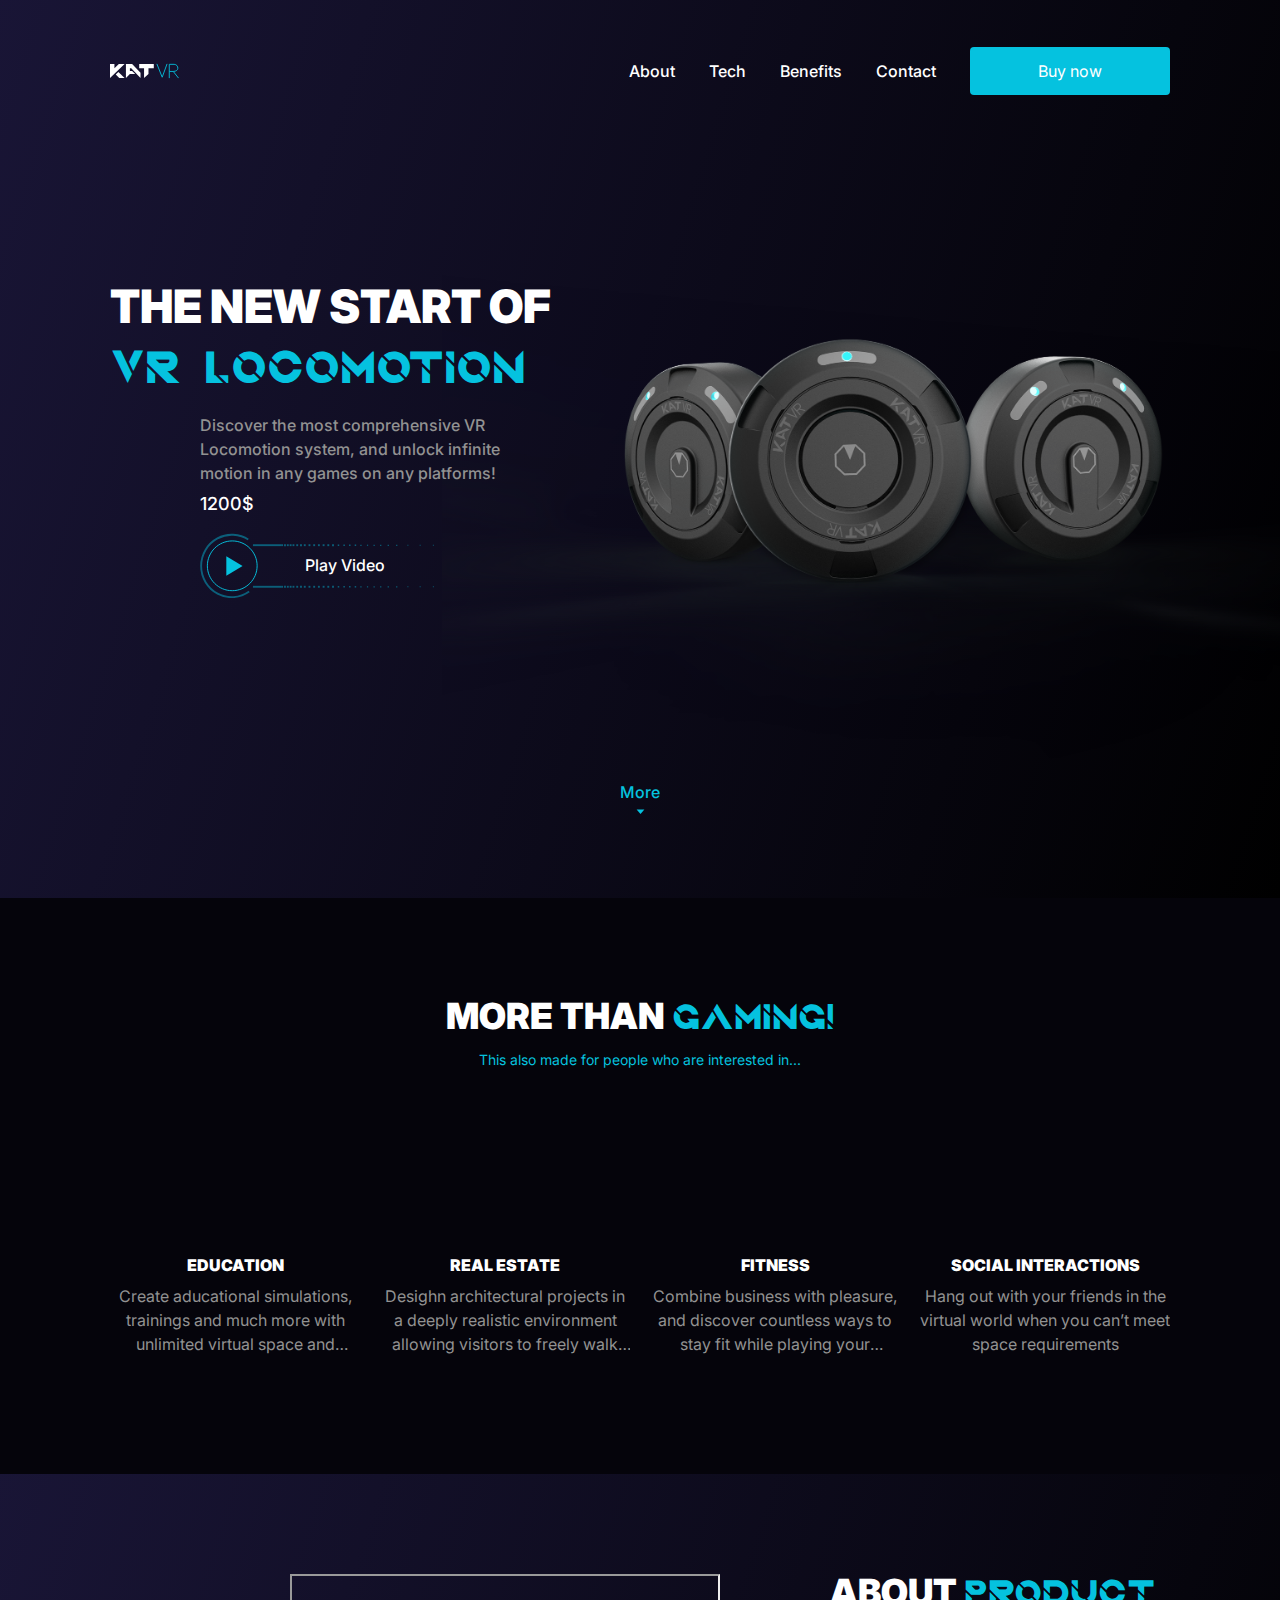
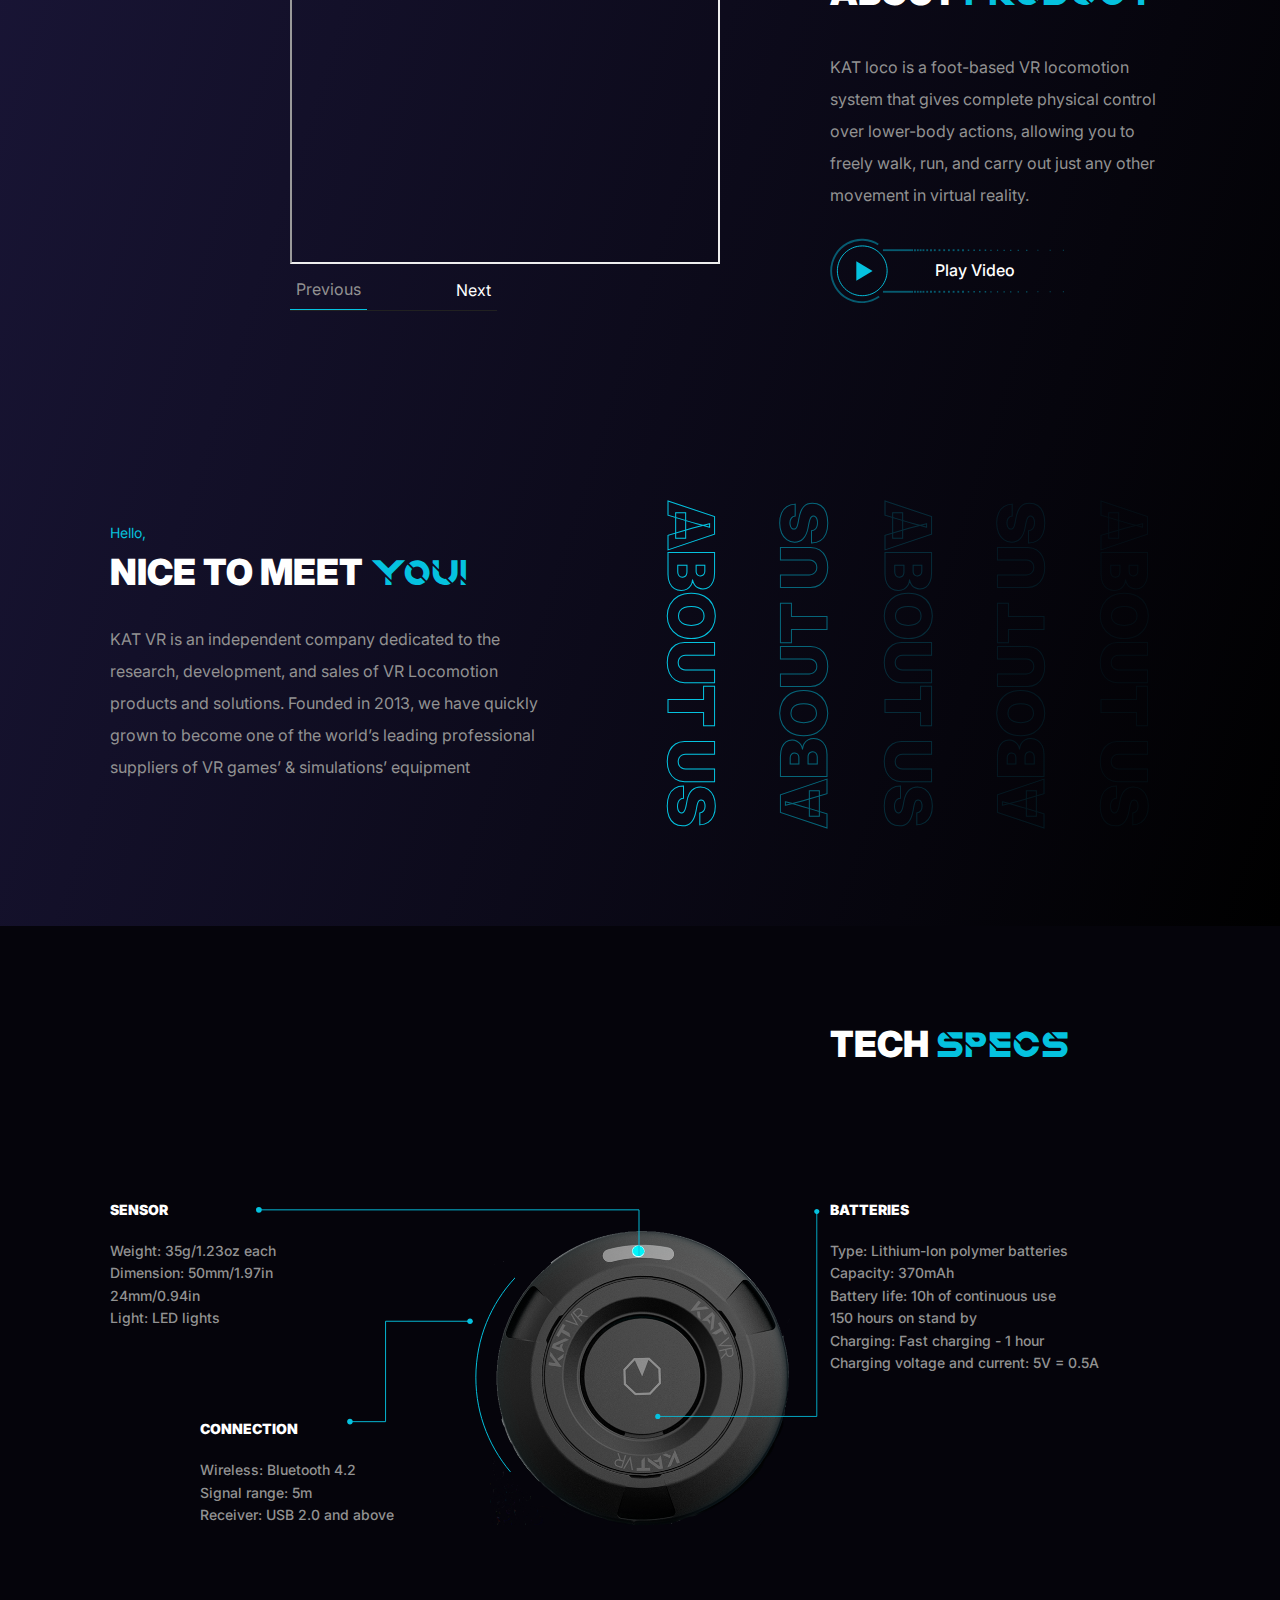
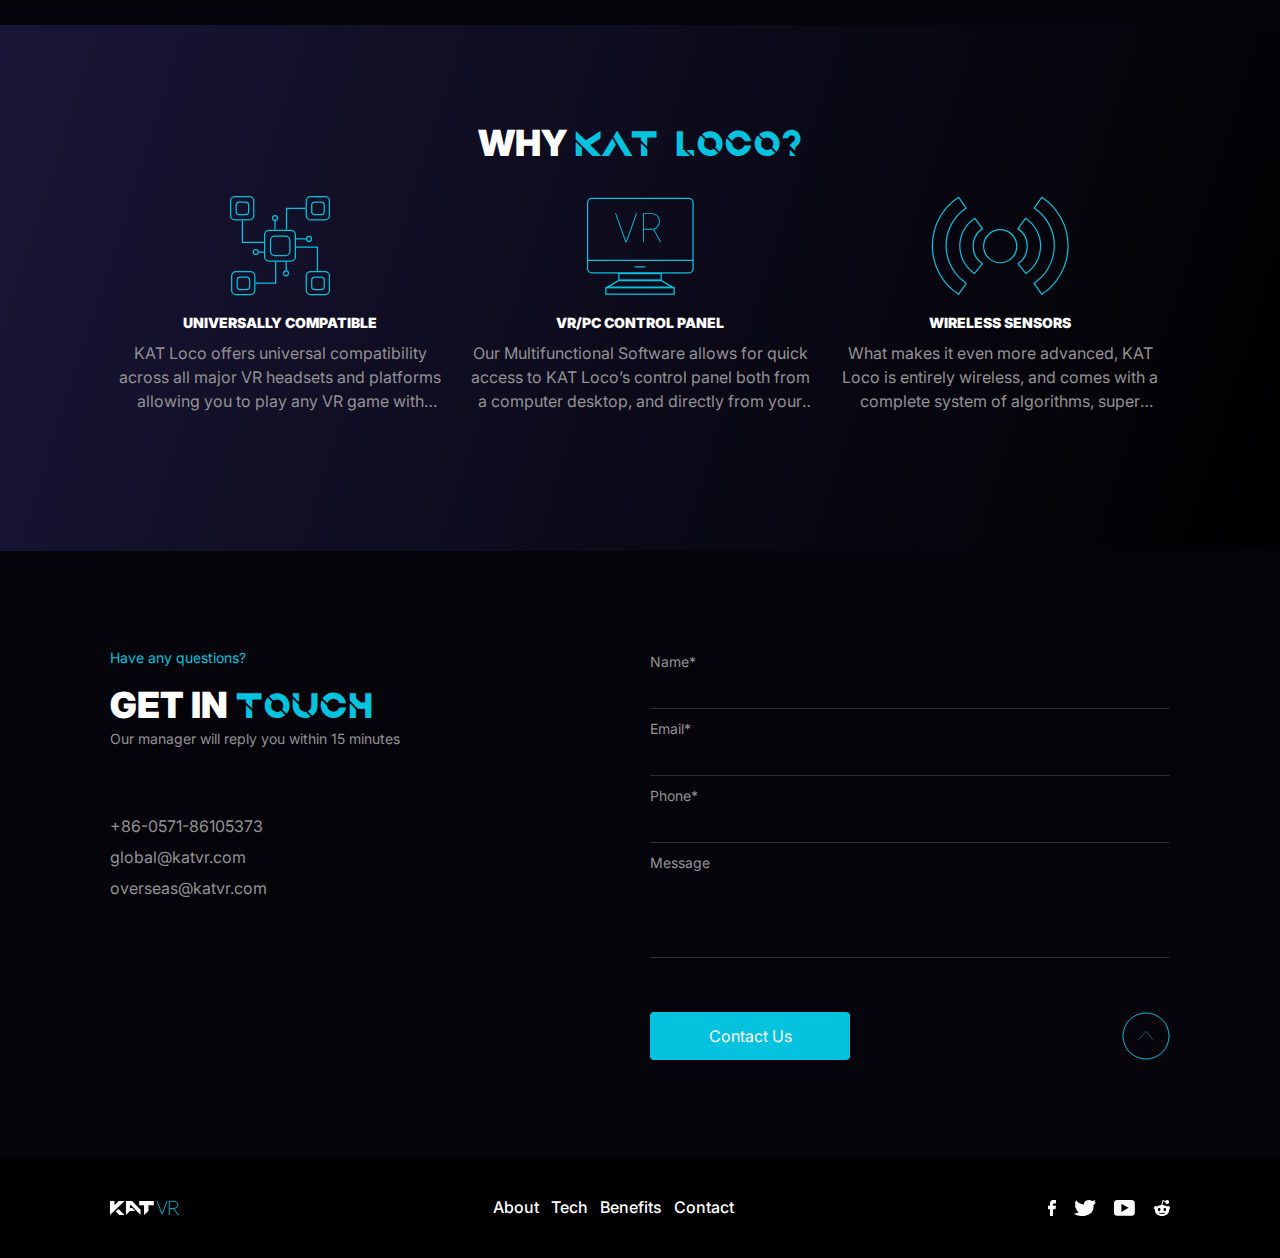
<file: index.html>
<!DOCTYPE html><html lang="en"><head><meta charset="UTF-8"><meta name="viewport" content="width=device-width, initial-scale=1.0"><title>KatVR</title><link rel="shortcut icon" href="favicon.3a184c7c.png" type="image/x-icon"><link rel="stylesheet" href="main.035153ff.css"><link rel="preconnect" href="https://fonts.googleapis.com"><link rel="preconnect" href="https://fonts.gstatic.com"><link href="https://fonts.googleapis.com/css2?family=Inter:wght@400;500;900&display=swap" rel="stylesheet"><script src="main.f044f0b9.js" defer></script></head><body class="page"> <header class="page__header page--gradient" id="header"> <div class="container header__container"> <div class="header"> <div class="header__top-menu"> <div class="header__top-left"> <a href="#" class="logo"> <img src="logo.41d137af.svg" alt="KatVR" class="logo__image"> </a> </div> <nav class="nav header__nav"> <ul class="nav__list"> <li class="nav__item"> <a href="#about" class="nav__link"> About </a> </li> <li class="nav__item"> <a href="#tech" class="nav__link"> Tech </a> </li> <li class="nav__item"> <a href="#benefits" class="nav__link"> Benefits </a> </li> <li class="nav__item"> <a href="#contact-us" class="nav__link"> Contact </a> </li> <li class="nav__item"> <button class="button"> Buy now </button> </li> </ul> </nav> <a href="#menu" class="header__menu icon icon--menu"></a> </div> <img class="header__img-mobile" src="product-mobile.d113b775.png" alt="Product KatVR"> <div class="header__info"> <h1 class="header__title"> The new start of <br> <span class="header__title-quantum"> VR locomotion </span> </h1> <div class="grid grid--tablet"> <div class="grid__item grid__item--t-1-3 grid__item--n-2-5 grid__item--d-2-6"> <artile class="header__paragraph"> Discover the most comprehensive VR Locomotion system, and unlock infinite motion in any games on any platforms! </artile> <article class="header__price"> 1200$ </article> <button class="button__video">Play Video</button> </div> </div> </div> <div class="header__bottom"> <a href="#more" class="header__more"> More </a> </div> </div> </div> </header> <nav class="page__menu menu" id="menu"> <div class="menu__content"> <div class="container"> <div class="menu__top"> <a href="#" class="icon icon--cross"></a> </div> </div> <ul class="menu__list"> <li class="menu__item"> <a href="#about" class="menu__link"> About </a> </li> <li class="menu__item"> <a href="#tech" class="menu__link"> Tech </a> </li> <li class="menu__item"> <a href="#benefits" class="menu__link"> Benefits </a> </li> <li class="menu__item"> <a href="#contact-us" class="menu__link"> Contact </a> </li> </ul> </div> </nav> <main> <section class="page__section page--dark" id="more"> <div class="container"> <div class="more"> <div class="more__title"> MORE THAN <span class="more__title-quantum"> GAMING! </span> </div> <div class="more__subtitle"> This also made for people who are interested in... </div> <div class="grid grid--tablet"> <div class="more__item grid__item--t-1-3 grid__item--n-1-3 grid__item--d-1-4"> <div class="more__article"> <div class="img img--edu more__img"></div> <div class="more__article-title"> Education </div> <article class="more__content"> Create aducational simulations, trainings and much more with unlimited virtual space and minimum physical space </article> </div> </div> <div class="more__item grid__item--t-4-6 grid__item--n-4-6 grid__item--d-5-8"> <div class="more__article"> <div class="img img--est more__img"></div> <div class="more__article-title"> Real estate </div> <article class="more__content"> Desighn architectural projects in a deeply realistic environment allowing visitors to freely walk around, and feel their vibe </article> </div> </div> <div class="more__item grid__item--t-1-3 grid__item--n-7-9 grid__item--d-9-12"> <div class="more__article"> <div class="img img--fit more__img"></div> <div class="more__article-title"> Fitness </div> <article class="more__content"> Combine business with pleasure, and discover countless ways to stay fit while playing your favorite VR Games! </article> </div> </div> <div class="more__item grid__item--t-4-6 grid__item--n-10-12 grid__item--d-13-16"> <div class="more__article"> <div class="img img--soc more__img"></div> <div class="more__article-title"> Social interactions </div> <article class="more__content"> Hang out with your friends in the virtual world when you can’t meet space requirements </article> </div> </div> </div> </div> </div> </section> <section class="page__section page--gradient" id="about"> <div class="container"> <div class="about"> <div class="grid grid--tablet about__main"> <div class="grid__item grid__item--t-4-6 grid__item--n-9-12 grid__item--d-12-16"> <h2 class="about__title"> About <span class="about__title-quantum"> product </span> </h2> </div> <div class="grid__item grid__item--t-1-3 grid__item--n-3-7 grid__item--d-3-9 slider about__slider"> <iframe class="about__video slider__item" src="https://www.youtube.com/embed/SvTbB19bvIw" title="YouTube video player" allow="
                  accelerometer;
                  autoplay;
                  clipboard-write;
                  encrypted-media;
                  gyroscope;
                  picture-in-picture
                " allowfullscreen></iframe> <div class="slider__controls"> <button class="slider__control-item slider__control-item--mobile slider__control-item--active"></button> <button class="slider__control-item slider__control-item--mobile"></button> <button class="slider__control-item slider__control-item--mobile"></button> <button class="slider__control-item slider__control-item--mobile"></button> <button class="slider__control-item slider__control-item--mobile"></button> <button disabled class="slider__control-item slider__control-item--desktop slider__control-item--active"> Previous </button> <div class="slider__control-item slider__control-item--desktop-middle"></div> <button class="slider__control-item slider__control-item--desktop"> Next </button> </div> </div> <div class="grid__item grid__item--t-4-6 grid__item--n-9-12 grid__item--d-12-16"> <p class="about__text"> KAT loco is a foot-based VR locomotion system that gives complete physical control over lower-body actions, allowing you to freely walk, run, and carry out just any other movement in virtual reality. </p> </div> <div class="grid__item grid__item--t-4-6 grid__item--n-9-12 grid__item--d-12-16"> <button class="button__video about__button-video"> Play Video </button> </div> </div> <div class="grid grid--tablet"> <div class="grid__item grid__item--t-1-4 grid__item--n-1-5 grid__item--d-2-7 about__hello"> <div class="about__comment"> Hello, </div> <h2 class="about__title"> Nice to meet <span class="about__title-quantum"> YOU! </span> </h2> <article class="about__text"> KAT VR is an independent company dedicated to the research, development, and sales of VR Locomotion products and solutions. Founded in 2013, we have quickly grown to become one of the world’s leading professional suppliers of VR games’ &amp; simulations’ equipment </article> </div> <div class="grid__item grid__item--t-5-6 grid__item--n-7-12 grid__item--d-9-16"> <div class="about__fade"> <p class="about__fade-item"> About Us </p> <p class="about__fade-item"> About Us </p> <p class="about__fade-item"> About Us </p> <p class="about__fade-item"> About Us </p> <p class="about__fade-item"> About Us </p> <p class="about__fade-item"> About Us </p> <p class="about__fade-item"> About Us </p> </div> </div> </div> </div> </div> </section> <section class="page__section page--dark" id="tech"> <div class="container"> <div class="page__tech tech"> <div class="grid grid--notebook tech__content"> <div class="grid__item grid__item--n-9-12 grid__item--d-12-14"> <h2 class="tech__title"> Tech <span class="tech__title-quantum"> specs </span> </h2> </div> <div class="grid__item grid__item--n-1-3 grid__item--d-3-5 article tech__article"> <h3 class="article__title article__title--left"> Sensor </h3> <p class="article__text"> Weight: 35g/1.23oz each <br> Dimension: 50mm/1.97in <br> 24mm/0.94in <br> Light: LED lights </p> </div> <div class="grid__item grid__item--n-9-12 grid__item--d-12-15 article tech__article"> <h3 class="article__title article__title--left"> Batteries </h3> <p class="article__text"> Type: Lithium-lon polymer batteries <br> Capacity: 370mAh <br> Battery life: 10h of continuous use <br> 150 hours on stand by <br> Charging: Fast charging - 1 hour <br> Charging voltage and current: 5V = 0.5A </p> </div> <div class="grid__item grid__item--n-2-4 grid__item--d-3-5 article tech__article"> <h3 class="article__title article__title--left"> Connection </h3> <p class="article__text"> Wireless: Bluetooth 4.2 <br> Signal range: 5m <br> Receiver: USB 2.0 and above </p> </div> <div class="grid__item grid__item--n-5-8 grid__item--d-7-10 tech__product"> <div class="tech__product-image"> <div class="tech__circle"></div> <div class="tech__sensor"></div> <div class="tech__batteries"></div> <div class="tech__connection"></div> <button class="tech__button tech__button--first"></button> <button class="tech__button tech__button--second"></button> <button class="tech__button tech__button--third"></button> </div> </div> </div> </div> </div> </section> <section class="page__section page__benefits page--gradient" id="benefits"> <div class="container"> <div class="benefits"> <div class="benefits__title"> WHY <span class="benefits__title--quantum"> KAT LOCO? </span> </div> <div class="grid grid--tablet"> <div class="benefits__item grid__item grid__item--t-1-2 grid__item--n-1-4 grid__item--d-1-4"> <div class="benefits__article"> <div class="img img--compat benefits__imgs"></div> <div class="benefits__subtitle"> Universally compatible </div> <div class="benefits__content benefits__compatible"> KAT Loco offers universal compatibility across all major VR headsets and platforms allowing you to play any VR game with support for Free Locomotion </div> </div> </div> <div class="benefits__item grid__item grid__item--t-3-4 grid__item--n-5-8 grid__item--d-7-10"> <div class="benefits__article"> <div class="img img--cont benefits__imgs"></div> <div class="benefits__subtitle"> VR/PC control panel </div> <div class="benefits__content benefits__panel"> Our Multifunctional Software allows for quick access to KAT Loco’s control panel both from a computer desktop, and directly from your VR headset. </div> </div> </div> <div class="benefits__item grid__item grid__item--t-5-6 grid__item--n-9-12 grid__item--d-13-16"> <div class="benefits__article"> <div class="img img--wifi benefits__imgs"></div> <div class="benefits__subtitle"> Wireless sensors </div> <div class="benefits__content benefits__sensors"> What makes it even more advanced, KAT Loco is entirely wireless, and comes with a complete system of algorithms, super durable batteries and more! </div> </div> </div> </div> </div> </div> </section> <div class="page__button-container"> <button class="button button__buy"> Buy now </button> </div> <section class="page__section page--dark" id="contacts"> <div class="container"> <div class="contact-us"> <div class="grid grid--tablet"> <div class="contact-us__titles grid__item grid__item--1-2 grid__item--n-1-4 grid__item--d-1-4"> <div class="contact-us__subtitle"> Have any questions? </div> <div class="contact-us__title"> Get in <span class="contact-us__title--quantum"> touch </span> </div> </div> <div class="contact-us__item grid__item grid__item--t-4-6 grid__item--n-7-12 grid__item--d-8-16"> <form method="post" class="contact-us__form"> <div class="contact-us__group"> <label class="form-field__title"> Name* </label> <input name="name" type="text" class="contact-us__field form-field" required> </div> <div class="contact-us__group"> <label class="form-field__title"> Email* </label> <input name="email" type="email" class="contact-us__field form-field" required> </div> <div class="contact-us__group"> <label class="form-field__title"> Phone* </label> <input name="phone" type="tel" class="contact-us__field form-field" required> </div> <div class="contact-us__group contact-us__group--last"> <label class="form-field__title"> Message </label> <textarea name="message" class="contact-us__field contact-us__field--last form-field form-field--textarea"></textarea> </div> <div class="contact-us__group-button"> <button type="submit" class="button"> Contact Us </button> <a href="#" class="button__gotop"></a> </div> </form> </div> <div class="grid__item grid__item--t-1-3 grid__item--n-1-4 grid__item--d-1-4"> <div class="contact-us__contacts"> <article class="contact-us__comment"> Our manager will reply you within 15 minutes </article> <a class="contact-us__contact" href="tel:+86-0571-86105373"> +86-0571-86105373 </a> <a class="contact-us__contact" href="mailto:global@katvr.com"> global@katvr.com </a> <a class="contact-us__contact contact-us__contact--last" href="mailto:overseas@katvr.com"> overseas@katvr.com </a> </div> </div> </div> </div> </div> </section> </main> <footer class="footer"> <div class="container"> <div class="grid grid--mobile footer__content"> <div class="grid__item--1-1"> <a href="#" class="footer__logo logo"> <img class="logo__image" src="logo.41d137af.svg" alt="KatVR"> </a> </div> <div class="grid__item--1-1"> <div class="footer__nav nav"> <a class="nav__link" href="#about"> About </a> <a class="nav__link" href="#tech"> Tech </a> <a class="nav__link" href="#benefits"> Benefits </a> <a class="nav__link" href="#contacts"> Contact </a> </div> </div> <div class="footer__contacts grid__item--2-2"> <a class="footer__contact" href="tel:+86-0571-86105373"> +86-0571-86105373 </a> <a class="footer__contact" href="mailto:global@katvr.com"> global@katvr.com </a> <a class="footer__contact footer__contact--last" href="mailto:overseas@katvr.com"> overseas@katvr.com </a> <div class="footer__socials"> <a href="https://www.facebook.com/" class="footer__social"> <img src="facebook.a3526200.svg" alt="facebook" class="footer__img"> </a> <a href="https://www.twitter.com/" class="footer__social"> <img src="twitter.b948b1c3.svg" alt="twitter" class="footer__img"> </a> <a href="https://www.youtube.com/" class="footer__social"> <img src="youtube.10889087.svg" alt="youtube" class="footer__img"> </a> <a href="https://www.reddit.com/" class="footer__social"> <img src="reddit.859e3c9b.svg" alt="reddit" class="footer__img"> </a> </div> </div> </div> </div> </footer> </body></html>
</file>
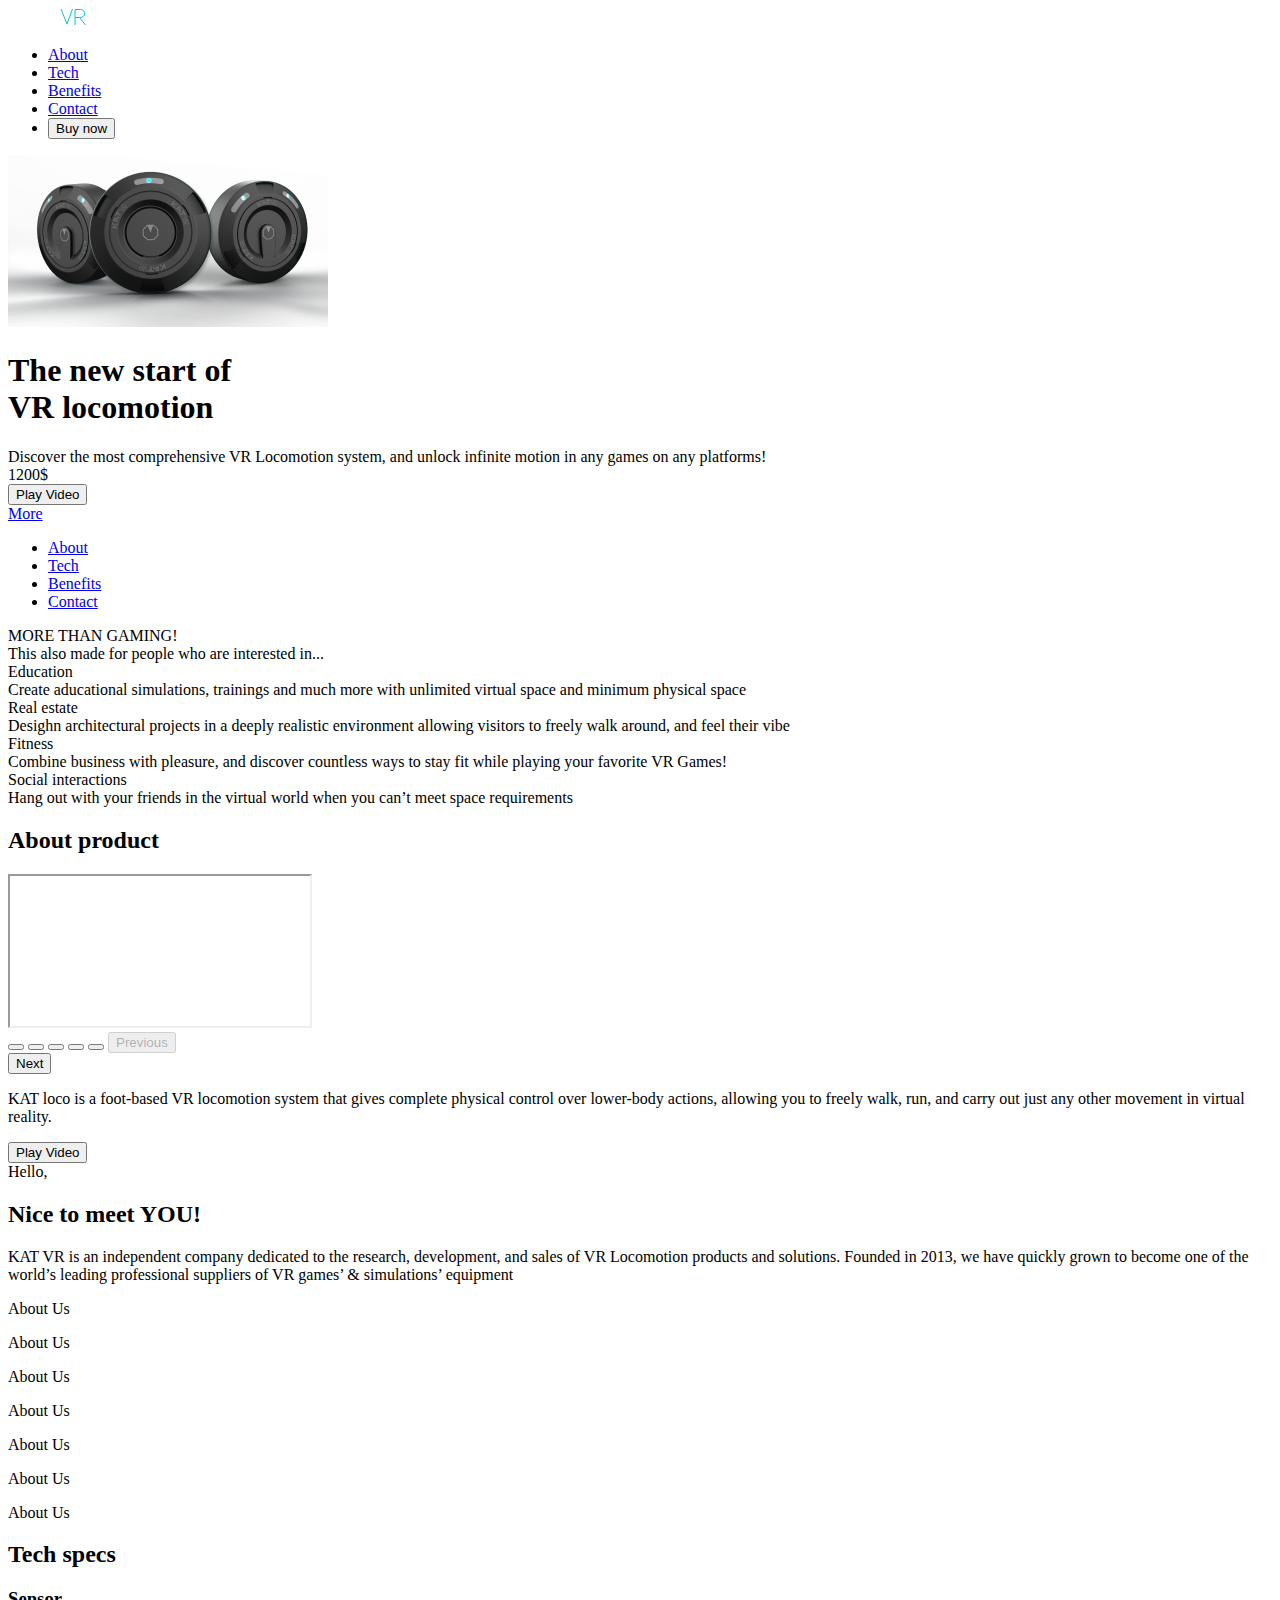
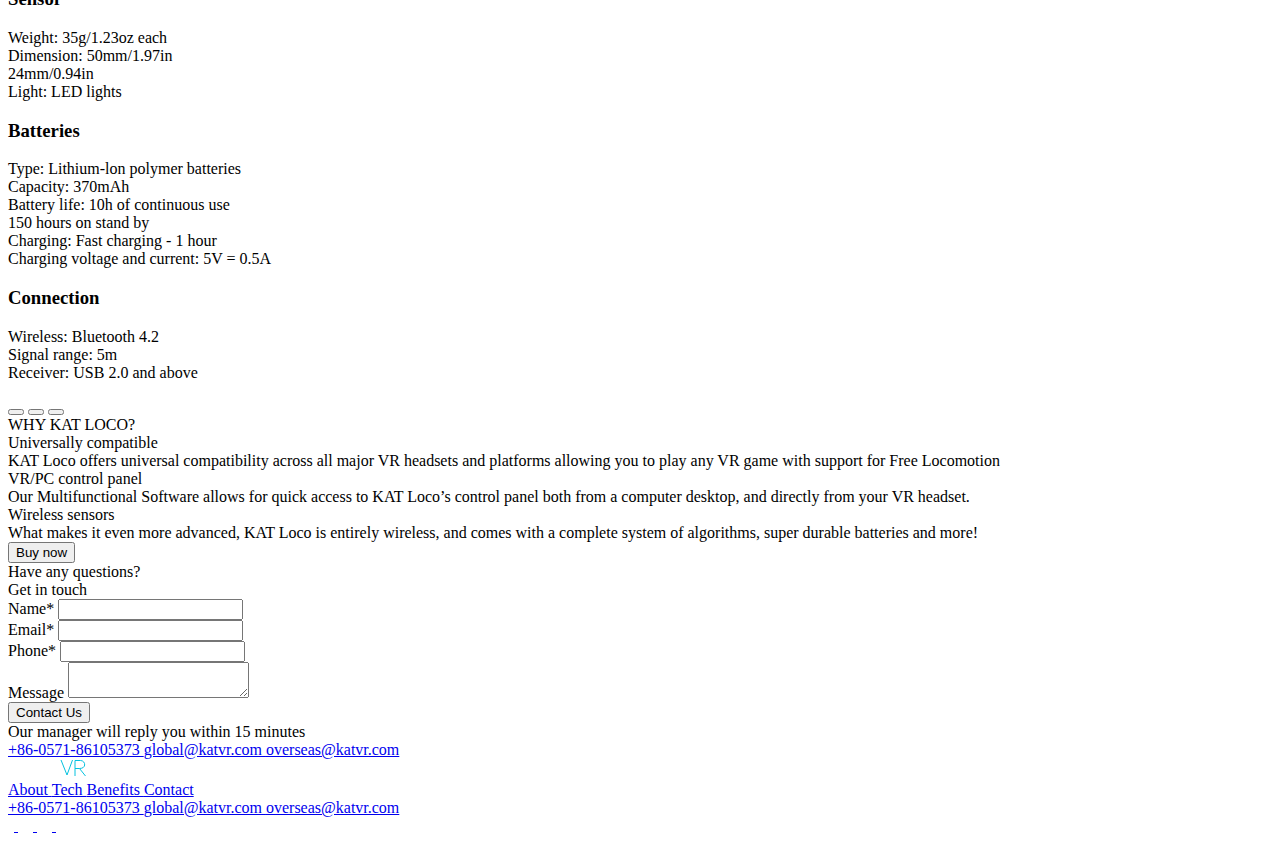
<file: src/index.html>
<!DOCTYPE html>
<html lang="en">
  <head>
    <meta charset="UTF-8">
    <meta name="viewport" content="width=device-width, initial-scale=1.0">
    <title>KatVR</title>
    <link
      rel="shortcut icon"
      href="images/favicon.png"
      type="image/x-icon"
    >
    <link rel="stylesheet" href="./styles/main.scss">
    <link rel="preconnect" href="https://fonts.googleapis.com">
    <link rel="preconnect" href="https://fonts.gstatic.com">
    <link href="https://fonts.googleapis.com/css2?family=Inter:wght@400;500;900&display=swap" rel="stylesheet">
    <script src="./scripts/main.js" defer></script>
  </head>
  <body class="page">
    <header class="page__header page--gradient" id="header">
      <div class="container header__container">
        <div class="header">
          <div class="header__top-menu">
            <div class="header__top-left">
              <a href="#" class="logo">
                <img
                  src="./images/logo.svg"
                  alt="KatVR"
                  class="logo__image"
                >
              </a>
            </div>

            <nav class="nav header__nav">
              <ul class="nav__list">
                <li class="nav__item">
                  <a href="#about" class="nav__link">
                    About
                  </a>
                </li>

                <li class="nav__item">
                  <a href="#tech" class="nav__link">
                    Tech
                  </a>
                </li>

                <li class="nav__item">
                  <a href="#benefits" class="nav__link">
                    Benefits
                  </a>
                </li>

                <li class="nav__item">
                  <a href="#contact-us" class="nav__link">
                    Contact
                  </a>
                </li>

                <li class="nav__item">
                  <button class="button">
                    Buy now
                  </button>
                </li>
              </ul>
            </nav>

            <a href="#menu" class="header__menu icon icon--menu"></a>
          </div>

          <img
            class="header__img-mobile"
            src="./images/product-mobile.png"
            alt="Product KatVR"
          >

          <div class="header__info">
            <h1 class="header__title">
              The new start of <br>
              <span class="header__title-quantum">
                VR locomotion
              </span>
            </h1>

            <div class="grid grid--tablet">
              <div class="
                grid__item
                grid__item--t-1-3
                grid__item--n-2-5
                grid__item--d-2-6
              ">
                <artile class="header__paragraph">
                  Discover the most comprehensive VR Locomotion system, and unlock infinite motion in any games on any platforms!
                </artile>

                <article class="header__price">
                  1200$
                </article>

                <button class="button__video">Play Video</button>
              </div>
            </div>
          </div>

          <div class="header__bottom">
            <a href="#more" class="header__more">
              More
            </a>
          </div>
        </div>
      </div>
    </header>

    <nav class="page__menu menu" id="menu">
      <div class="menu__content">
        <div class="container">
          <div class="menu__top">
            <a href="#" class="icon icon--cross"></a>
          </div>
        </div>
        <ul class="menu__list">
          <li class="menu__item">
            <a href="#about" class="menu__link">
              About
            </a>
          </li>
          <li class="menu__item">
            <a href="#tech" class="menu__link">
              Tech
            </a>
          </li>
          <li class="menu__item">
            <a href="#benefits" class="menu__link">
              Benefits
            </a>
          </li>
          <li class="menu__item">
            <a href="#contact-us" class="menu__link">
              Contact
            </a>
          </li>
        </ul>
      </div>
    </nav>

    <main>
      <section class="page__section page--dark" id="more">
        <div class="container">
          <div class="more">
            <div class="more__title">
              MORE THAN
              <span class="more__title-quantum">
                GAMING!
              </span>
            </div>
            <div class="more__subtitle">
              This also made for people who are interested in...
            </div>
            <div class="grid grid--tablet">
              <div class="
                more__item
                grid__item--t-1-3
                grid__item--n-1-3
                grid__item--d-1-4
              ">
                <div class="more__article">
                  <div class="img img--edu more__img"></div>

                  <div class="more__article-title">
                    Education
                  </div>

                  <article class="more__content">
                    Create aducational simulations, trainings and much more with unlimited virtual space and minimum physical space
                  </article>
                </div>
              </div>

              <div class="
                more__item
                grid__item--t-4-6
                grid__item--n-4-6
                grid__item--d-5-8
              ">
                <div class="more__article">
                  <div class="img img--est more__img"></div>

                  <div class="more__article-title">
                    Real estate
                  </div>

                  <article class="more__content">
                    Desighn architectural projects in a deeply realistic environment allowing visitors to freely walk around, and feel their vibe
                  </article>
                </div>
              </div>

              <div class="
                more__item
                grid__item--t-1-3
                grid__item--n-7-9
                grid__item--d-9-12
              ">
                <div class="more__article">
                  <div class="img img--fit more__img"></div>

                  <div class="more__article-title">
                    Fitness
                  </div>

                  <article class="more__content">
                    Combine business with pleasure, and discover countless ways to stay fit while playing your favorite VR Games!
                  </article>
                </div>
              </div>

              <div class="
                more__item
                grid__item--t-4-6
                grid__item--n-10-12
                grid__item--d-13-16
              ">
                <div class="more__article">
                  <div class="img img--soc more__img"></div>

                  <div class="more__article-title">
                    Social interactions
                  </div>

                  <article class="more__content">
                    Hang out with your friends in the virtual world when you can’t meet space requirements
                  </article>
                </div>
              </div>
            </div>
          </div>
        </div>
      </section>

      <section class="page__section page--gradient" id="about">
        <div class="container">
          <div class="about">
            <div class="grid grid--tablet about__main">
              <div class="
                grid__item
                grid__item--t-4-6
                grid__item--n-9-12
                grid__item--d-12-16
              ">
                <h2 class="about__title">
                  About
                  <span class="about__title-quantum">
                    product
                  </span>
                </h2>
              </div>

              <div class="
                grid__item
                grid__item--t-1-3
                grid__item--n-3-7
                grid__item--d-3-9
                slider
                about__slider
              ">
                <iframe
                class="about__video slider__item"
                src="https://www.youtube.com/embed/SvTbB19bvIw"
                title="YouTube video player"
                allow="
                  accelerometer;
                  autoplay;
                  clipboard-write;
                  encrypted-media;
                  gyroscope;
                  picture-in-picture
                "
                allowfullscreen
            ></iframe>

                <div class="slider__controls">
                  <button class="
                    slider__control-item
                    slider__control-item--mobile
                    slider__control-item--active
                  "></button>

                  <button class="
                    slider__control-item
                    slider__control-item--mobile
                  "></button>

                  <button class="
                    slider__control-item
                    slider__control-item--mobile
                  "></button>

                  <button class="
                    slider__control-item
                    slider__control-item--mobile
                  "></button>

                  <button class="
                    slider__control-item
                    slider__control-item--mobile
                  "></button>

                  <button disabled="" class="
                    slider__control-item
                    slider__control-item--desktop
                    slider__control-item--active
                  ">
                    Previous
                  </button>

                  <div class="
                    slider__control-item
                    slider__control-item--desktop-middle
                  "></div>

                  <button class="
                    slider__control-item
                    slider__control-item--desktop
                  ">
                    Next
                  </button>
                </div>
              </div>

              <div class="
                grid__item
                grid__item--t-4-6
                grid__item--n-9-12
                grid__item--d-12-16
              ">
                <p class="about__text">
                  KAT loco is a foot-based VR locomotion system that gives complete physical control over lower-body actions, allowing you to freely walk, run, and carry out just any other movement in virtual reality.
                </p>
              </div>

              <div class="
                grid__item
                grid__item--t-4-6
                grid__item--n-9-12
                grid__item--d-12-16
              ">
                <button class="button__video about__button-video">
                  Play Video
                </button>
              </div>
            </div>

            <div class="grid grid--tablet">
              <div class="
                grid__item
                grid__item--t-1-4
                grid__item--n-1-5
                grid__item--d-2-7
                about__hello
              ">
                <div class="about__comment">
                  Hello,
                </div>

                <h2 class="about__title">
                  Nice to meet
                  <span class="about__title-quantum">
                    YOU!
                  </span>
                </h2>

                <article class="about__text">
                  KAT VR is an independent company dedicated to the research, development, and sales of VR Locomotion products and solutions. Founded in 2013, we have quickly grown to become one of the world’s leading professional suppliers of VR games’ &amp; simulations’ equipment
                </article>
              </div>

              <div class="
                grid__item
                grid__item--t-5-6
                grid__item--n-7-12
                grid__item--d-9-16
              ">
                <div class="about__fade">
                  <p class="about__fade-item">
                    About Us
                  </p>

                  <p class="about__fade-item">
                    About Us
                  </p>

                  <p class="about__fade-item">
                    About Us
                  </p>

                  <p class="about__fade-item">
                    About Us
                  </p>

                  <p class="about__fade-item">
                    About Us
                  </p>

                  <p class="about__fade-item">
                    About Us
                  </p>

                  <p class="about__fade-item">
                    About Us
                  </p>
                </div>
              </div>
            </div>
          </div>
        </div>
      </section>

      <section class="page__section page--dark" id="tech">
        <div class="container">
          <div class="page__tech tech">
            <div class="grid grid--notebook tech__content">
              <div class="
                grid__item
                grid__item--n-9-12
                grid__item--d-12-14
              ">
                <h2 class="tech__title">
                  Tech
                  <span class="tech__title-quantum">
                    specs
                  </span>
                </h2>
              </div>

              <div class="
                grid__item
                grid__item--n-1-3
                grid__item--d-3-5
                article
                tech__article
              ">
                <h3 class="article__title article__title--left">
                  Sensor
                </h3>

                <p class="article__text">
                  Weight: 35g/1.23oz each <br>
                  Dimension: 50mm/1.97in <br>
                  24mm/0.94in <br>
                  Light: LED lights
                </p>
              </div>

              <div class="
                grid__item
                grid__item--n-9-12
                grid__item--d-12-15
                article
                tech__article
              ">
                <h3 class="article__title article__title--left">
                  Batteries
                </h3>

                <p class="article__text">
                  Type: Lithium-lon polymer batteries <br>
                  Capacity: 370mAh <br>
                  Battery life: 10h of continuous use <br>
                  150 hours on stand by <br>
                  Charging: Fast charging - 1 hour <br>
                  Charging voltage and current: 5V = 0.5A
                </p>
              </div>

              <div class="
                grid__item
                grid__item--n-2-4
                grid__item--d-3-5
                article
                tech__article
              ">
                <h3 class="article__title article__title--left">
                  Connection
                </h3>

                <p class="article__text">
                  Wireless: Bluetooth 4.2 <br>
                  Signal range: 5m <br>
                  Receiver: USB 2.0 and above
                </p>
              </div>

              <div class="
                grid__item
                grid__item--n-5-8
                grid__item--d-7-10
                tech__product
              ">
                <div class="tech__product-image">
                  <div class="tech__circle"></div>
                  <div class="tech__sensor"></div>
                  <div class="tech__batteries"></div>
                  <div class="tech__connection"></div>
                  <button class="tech__button tech__button--first"></button>
                  <button class="tech__button tech__button--second"></button>
                  <button class="tech__button tech__button--third"></button>
                </div>
              </div>
            </div>
          </div>
        </div>
      </section>

      <section class="page__section page__benefits page--gradient" id="benefits">
        <div class="container">
          <div class="benefits">
            <div class="benefits__title">
              WHY
              <span class="benefits__title--quantum">
                KAT LOCO?
              </span>
            </div>
            <div class="grid grid--tablet">
              <div class="
                benefits__item
                grid__item
                grid__item--t-1-2
                grid__item--n-1-4
                grid__item--d-1-4
              ">
                <div class="benefits__article">
                  <div class="img img--compat benefits__imgs"></div>

                  <div class="benefits__subtitle">
                    Universally compatible
                  </div>

                  <div class="benefits__content benefits__compatible">
                    KAT Loco offers universal compatibility across all major VR headsets and platforms allowing you to play any VR game with support for Free Locomotion
                  </div>
                </div>
              </div>
              <div class="
                benefits__item
                grid__item
                grid__item--t-3-4
                grid__item--n-5-8
                grid__item--d-7-10
              ">
                <div class="benefits__article">
                  <div class="img img--cont benefits__imgs"></div>

                  <div class="benefits__subtitle">
                    VR/PC control panel
                  </div>

                  <div class="benefits__content benefits__panel">
                    Our Multifunctional Software allows for quick access to KAT Loco’s control panel both from a computer desktop, and directly from your VR headset.
                  </div>
                </div>
              </div>
              <div class="
                benefits__item
                grid__item
                grid__item--t-5-6
                grid__item--n-9-12
                grid__item--d-13-16
              ">
                <div class="benefits__article">
                  <div class="img img--wifi benefits__imgs"></div>
                  <div class="benefits__subtitle">
                    Wireless sensors
                  </div>
                  <div class="benefits__content benefits__sensors">
                    What makes it even more advanced, KAT Loco is entirely wireless, and comes with a complete system of algorithms, super durable batteries and more!
                  </div>
                </div>
              </div>
            </div>
          </div>
        </div>
      </section>

      <div class="page__button-container">
        <button class="button button__buy">
          Buy now
        </button>
      </div>

      <section class="page__section page--dark" id="contacts">
        <div class="container">
          <div class="contact-us">
            <div class="grid grid--tablet">
              <div class="
                contact-us__titles
                grid__item
                grid__item--1-2
                grid__item--n-1-4
                grid__item--d-1-4
              ">
                <div class="contact-us__subtitle">
                  Have any questions?
                </div>
                <div class="contact-us__title">
                  Get in
                  <span class="contact-us__title--quantum">
                    touch
                  </span>
                </div>
              </div>

              <div class="
                contact-us__item
                grid__item
                grid__item--t-4-6
                grid__item--n-7-12
                grid__item--d-8-16
              ">
                <form
                  method="post"
                  class="contact-us__form"
                >
                  <div class="contact-us__group">
                    <label class="form-field__title">
                      Name*
                    </label>
                    <input
                      name="name"
                      type="text"
                      class="
                        contact-us__field
                        form-field
                      "
                      required
                    >
                  </div>
                  <div class="contact-us__group">
                    <label class="form-field__title">
                      Email*
                    </label>
                    <input
                      name="email"
                      type="email"
                      class="
                        contact-us__field
                        form-field
                      "
                      required
                    >
                  </div>
                  <div class="contact-us__group">
                    <label class="form-field__title">
                      Phone*
                    </label>
                    <input
                      name="phone"
                      type="tel"
                      class="
                        contact-us__field
                        form-field
                      "
                      required
                    >
                  </div>
                  <div class="contact-us__group contact-us__group--last">
                    <label class="form-field__title">
                      Message
                    </label>
                    <textarea
                      name="message"
                      class="
                        contact-us__field
                        contact-us__field--last
                        form-field
                        form-field--textarea
                      "
                    ></textarea>
                  </div>
                  <div class="contact-us__group-button">
                    <button
                      type="submit"
                      class="button"
                    >
                      Contact Us
                    </button>
                    <a href="#" class="button__gotop"></a>
                  </div>
                </form>
              </div>

              <div class="
                grid__item
                grid__item--t-1-3
                grid__item--n-1-4
                grid__item--d-1-4
              ">
                <div class="contact-us__contacts">
                  <article class="contact-us__comment">
                    Our manager will reply you within 15 minutes
                  </article>
                  <a class="contact-us__contact" href="tel:+86-0571-86105373">
                    +86-0571-86105373
                  </a>
                  <a class="contact-us__contact" href="mailto:global@katvr.com">
                    global@katvr.com
                  </a>
                  <a class="contact-us__contact contact-us__contact--last" href="mailto:overseas@katvr.com">
                    overseas@katvr.com
                  </a>
                </div>
              </div>
            </div>
          </div>
        </div>
      </section>
    </main>

    <footer class="footer">
      <div class="container">
        <div class="grid grid--mobile footer__content">
          <div class="grid__item--1-1">
            <a href="#" class="footer__logo logo">
              <img
                class="logo__image"
                src="images/logo.svg"
                alt="KatVR"
              >
            </a>
          </div>

          <div class="grid__item--1-1">
            <div class="footer__nav nav">
              <a class="nav__link" href="#about">
                About
              </a>

              <a class="nav__link" href="#tech">
                Tech
              </a>

              <a class="nav__link" href="#benefits">
                Benefits
              </a>

              <a class="nav__link" href="#contacts">
                Contact
              </a>
            </div>
          </div>

          <div class="footer__contacts grid__item--2-2">
            <a class="footer__contact" href="tel:+86-0571-86105373">
              +86-0571-86105373
            </a>
            <a class="footer__contact" href="mailto:global@katvr.com">
              global@katvr.com
            </a>
            <a class="footer__contact footer__contact--last" href="mailto:overseas@katvr.com">
              overseas@katvr.com
            </a>

            <div class="footer__socials">
              <a href="https://www.facebook.com/" class="footer__social">
                <img
                  src="images/icons/social/facebook.svg"
                  alt="facebook"
                  class="footer__img"
                >
              </a>

              <a href="https://www.twitter.com/" class="footer__social">
                <img
                  src="images/icons/social/twitter.svg"
                  alt="twitter"
                  class="footer__img"
                >
              </a>

              <a href="https://www.youtube.com/" class="footer__social">
                <img
                  src="images/icons/social/youtube.svg"
                  alt="youtube"
                  class="footer__img"
                >
              </a>

              <a href="https://www.reddit.com/" class="footer__social">
                <img
                  src="images/icons/social/reddit.svg"
                  alt="reddit"
                  class="footer__img"
                >
              </a>
            </div>
          </div>
        </div>
      </div>
    </footer>
  </body>
</html>
</file>
<file: main.035153ff.css>
@font-face{font-family:Quantum;src:url(Quantum-400.c255cb2e.otf) format("opentype");font-weight:700;font-style:normal}.header__title{color:#fff;font-weight:900;font-size:26px;line-height:130%}@media (min-width:1920px){.header__title{font-size:54px}}.header__more,.header__paragraph{color:#929292;font-weight:500;font-size:16px;line-height:150%}@media (min-width:1920px){.header__more,.header__paragraph{font-size:20px}}.header__price{color:#fff;font-weight:500;font-size:18px;line-height:100%}@media (min-width:1920px){.header__price{font-size:20px}}.about__title,.benefits__title,.contact-us__title,.more__title,.tech__title{color:#fff;font-weight:900;font-size:21px;line-height:100%}@media (min-width:1280px){.about__title,.benefits__title,.contact-us__title,.more__title,.tech__title{font-size:36px}}.about__title-quantum,.benefits__title--quantum,.contact-us__title--quantum,.tech__title-quantum{font-family:Quantum,sans-serif;color:#05c2df;font-weight:900;font-size:24px;line-height:100%}@media (min-width:1280px){.about__title-quantum,.benefits__title--quantum,.contact-us__title--quantum,.tech__title-quantum{font-size:36px}}.about__comment,.article__title,.contact-us__comment,.contact-us__subtitle,.footer__contact,.form-field__title,.more__subtitle{color:#05c2df;font-weight:400;font-size:12px;line-height:100%}@media (min-width:1280px){.about__comment,.article__title,.contact-us__comment,.contact-us__subtitle,.footer__contact,.form-field__title,.more__subtitle{font-size:14px}}.article__text,.benefits__content,.more__content{color:#929292;font-weight:400;font-size:16px;line-height:150%}.button__video,.nav__link{font-weight:500;font-size:16px;line-height:130%}.benefits__subtitle,.more__article-title{color:#fff;font-weight:900;font-size:16px;line-height:100%}.about__fade-item{color:#929292;font-weight:900;font-size:46px;line-height:130%}*{box-sizing:border-box}.page{font-family:Inter,sans-serif}html{scroll-behavior:smooth}body,h1,h2,li,ol,p,ul{padding:0;margin:0}body{min-height:100vh}ol[class],ul[class]{list-style:none}a[class]{text-decoration:none}img{max-width:100%;display:block}button,input,select,textarea{font:inherit;border:none}.grid{display:grid;grid-template-columns:repeat(2,1fr);column-gap:20px}@media (min-width:768px){.grid{grid-template-columns:repeat(6,1fr)}}@media (min-width:1280px){.grid{grid-template-columns:repeat(12,1fr)}}@media (min-width:1920px){.grid{grid-template-columns:repeat(16,1fr)}}.grid--mobile{display:grid}@media (min-width:768px){.grid--mobile{display:block}}.grid--tablet{display:block}@media (min-width:768px){.grid--tablet{display:grid}}.grid--notebook{display:block}@media (min-width:1280px){.grid--notebook{display:grid}}.grid__item--1-1{grid-column:1/2}.grid__item--1-2{grid-column:1/3}.grid__item--2-2{grid-column:2/3}@media (min-width:768px){.grid__item--t-1-1{grid-column:1/2}.grid__item--t-1-2{grid-column:1/3}.grid__item--t-1-3{grid-column:1/4}.grid__item--t-1-4{grid-column:1/5}.grid__item--t-1-5{grid-column:1/6}.grid__item--t-1-6{grid-column:1/7}.grid__item--t-2-2{grid-column:2/3}.grid__item--t-2-3{grid-column:2/4}.grid__item--t-2-4{grid-column:2/5}.grid__item--t-2-5{grid-column:2/6}.grid__item--t-2-6{grid-column:2/7}.grid__item--t-3-3{grid-column:3/4}.grid__item--t-3-4{grid-column:3/5}.grid__item--t-3-5{grid-column:3/6}.grid__item--t-3-6{grid-column:3/7}.grid__item--t-4-4{grid-column:4/5}.grid__item--t-4-5{grid-column:4/6}.grid__item--t-4-6{grid-column:4/7}.grid__item--t-5-5{grid-column:5/6}.grid__item--t-5-6{grid-column:5/7}.grid__item--t-6-6{grid-column:6/7}}@media (min-width:1280px){.grid__item--n-1-1{grid-column:1/2}.grid__item--n-1-2{grid-column:1/3}.grid__item--n-1-3{grid-column:1/4}.grid__item--n-1-4{grid-column:1/5}.grid__item--n-1-5{grid-column:1/6}.grid__item--n-1-6{grid-column:1/7}.grid__item--n-1-7{grid-column:1/8}.grid__item--n-1-8{grid-column:1/9}.grid__item--n-1-9{grid-column:1/10}.grid__item--n-1-10{grid-column:1/11}.grid__item--n-1-11{grid-column:1/12}.grid__item--n-1-12{grid-column:1/13}.grid__item--n-2-2{grid-column:2/3}.grid__item--n-2-3{grid-column:2/4}.grid__item--n-2-4{grid-column:2/5}.grid__item--n-2-5{grid-column:2/6}.grid__item--n-2-6{grid-column:2/7}.grid__item--n-2-7{grid-column:2/8}.grid__item--n-2-8{grid-column:2/9}.grid__item--n-2-9{grid-column:2/10}.grid__item--n-2-10{grid-column:2/11}.grid__item--n-2-11{grid-column:2/12}.grid__item--n-2-12{grid-column:2/13}.grid__item--n-3-3{grid-column:3/4}.grid__item--n-3-4{grid-column:3/5}.grid__item--n-3-5{grid-column:3/6}.grid__item--n-3-6{grid-column:3/7}.grid__item--n-3-7{grid-column:3/8}.grid__item--n-3-8{grid-column:3/9}.grid__item--n-3-9{grid-column:3/10}.grid__item--n-3-10{grid-column:3/11}.grid__item--n-3-11{grid-column:3/12}.grid__item--n-3-12{grid-column:3/13}.grid__item--n-4-4{grid-column:4/5}.grid__item--n-4-5{grid-column:4/6}.grid__item--n-4-6{grid-column:4/7}.grid__item--n-4-7{grid-column:4/8}.grid__item--n-4-8{grid-column:4/9}.grid__item--n-4-9{grid-column:4/10}.grid__item--n-4-10{grid-column:4/11}.grid__item--n-4-11{grid-column:4/12}.grid__item--n-4-12{grid-column:4/13}.grid__item--n-5-5{grid-column:5/6}.grid__item--n-5-6{grid-column:5/7}.grid__item--n-5-7{grid-column:5/8}.grid__item--n-5-8{grid-column:5/9}.grid__item--n-5-9{grid-column:5/10}.grid__item--n-5-10{grid-column:5/11}.grid__item--n-5-11{grid-column:5/12}.grid__item--n-5-12{grid-column:5/13}.grid__item--n-6-6{grid-column:6/7}.grid__item--n-6-7{grid-column:6/8}.grid__item--n-6-8{grid-column:6/9}.grid__item--n-6-9{grid-column:6/10}.grid__item--n-6-10{grid-column:6/11}.grid__item--n-6-11{grid-column:6/12}.grid__item--n-6-12{grid-column:6/13}.grid__item--n-7-7{grid-column:7/8}.grid__item--n-7-8{grid-column:7/9}.grid__item--n-7-9{grid-column:7/10}.grid__item--n-7-10{grid-column:7/11}.grid__item--n-7-11{grid-column:7/12}.grid__item--n-7-12{grid-column:7/13}.grid__item--n-8-8{grid-column:8/9}.grid__item--n-8-9{grid-column:8/10}.grid__item--n-8-10{grid-column:8/11}.grid__item--n-8-11{grid-column:8/12}.grid__item--n-8-12{grid-column:8/13}.grid__item--n-9-9{grid-column:9/10}.grid__item--n-9-10{grid-column:9/11}.grid__item--n-9-11{grid-column:9/12}.grid__item--n-9-12{grid-column:9/13}.grid__item--n-10-10{grid-column:10/11}.grid__item--n-10-11{grid-column:10/12}.grid__item--n-10-12{grid-column:10/13}.grid__item--n-11-11{grid-column:11/12}.grid__item--n-11-12{grid-column:11/13}.grid__item--n-12-12{grid-column:12/13}}@media (min-width:1920px){.grid__item--d-1-1{grid-column:1/2}.grid__item--d-1-2{grid-column:1/3}.grid__item--d-1-3{grid-column:1/4}.grid__item--d-1-4{grid-column:1/5}.grid__item--d-1-5{grid-column:1/6}.grid__item--d-1-6{grid-column:1/7}.grid__item--d-1-7{grid-column:1/8}.grid__item--d-1-8{grid-column:1/9}.grid__item--d-1-9{grid-column:1/10}.grid__item--d-1-10{grid-column:1/11}.grid__item--d-1-11{grid-column:1/12}.grid__item--d-1-12{grid-column:1/13}.grid__item--d-1-13{grid-column:1/14}.grid__item--d-1-14{grid-column:1/15}.grid__item--d-1-15{grid-column:1/16}.grid__item--d-1-16{grid-column:1/17}.grid__item--d-2-2{grid-column:2/3}.grid__item--d-2-3{grid-column:2/4}.grid__item--d-2-4{grid-column:2/5}.grid__item--d-2-5{grid-column:2/6}.grid__item--d-2-6{grid-column:2/7}.grid__item--d-2-7{grid-column:2/8}.grid__item--d-2-8{grid-column:2/9}.grid__item--d-2-9{grid-column:2/10}.grid__item--d-2-10{grid-column:2/11}.grid__item--d-2-11{grid-column:2/12}.grid__item--d-2-12{grid-column:2/13}.grid__item--d-2-13{grid-column:2/14}.grid__item--d-2-14{grid-column:2/15}.grid__item--d-2-15{grid-column:2/16}.grid__item--d-2-16{grid-column:2/17}.grid__item--d-3-3{grid-column:3/4}.grid__item--d-3-4{grid-column:3/5}.grid__item--d-3-5{grid-column:3/6}.grid__item--d-3-6{grid-column:3/7}.grid__item--d-3-7{grid-column:3/8}.grid__item--d-3-8{grid-column:3/9}.grid__item--d-3-9{grid-column:3/10}.grid__item--d-3-10{grid-column:3/11}.grid__item--d-3-11{grid-column:3/12}.grid__item--d-3-12{grid-column:3/13}.grid__item--d-3-13{grid-column:3/14}.grid__item--d-3-14{grid-column:3/15}.grid__item--d-3-15{grid-column:3/16}.grid__item--d-3-16{grid-column:3/17}.grid__item--d-4-4{grid-column:4/5}.grid__item--d-4-5{grid-column:4/6}.grid__item--d-4-6{grid-column:4/7}.grid__item--d-4-7{grid-column:4/8}.grid__item--d-4-8{grid-column:4/9}.grid__item--d-4-9{grid-column:4/10}.grid__item--d-4-10{grid-column:4/11}.grid__item--d-4-11{grid-column:4/12}.grid__item--d-4-12{grid-column:4/13}.grid__item--d-4-13{grid-column:4/14}.grid__item--d-4-14{grid-column:4/15}.grid__item--d-4-15{grid-column:4/16}.grid__item--d-4-16{grid-column:4/17}.grid__item--d-5-5{grid-column:5/6}.grid__item--d-5-6{grid-column:5/7}.grid__item--d-5-7{grid-column:5/8}.grid__item--d-5-8{grid-column:5/9}.grid__item--d-5-9{grid-column:5/10}.grid__item--d-5-10{grid-column:5/11}.grid__item--d-5-11{grid-column:5/12}.grid__item--d-5-12{grid-column:5/13}.grid__item--d-5-13{grid-column:5/14}.grid__item--d-5-14{grid-column:5/15}.grid__item--d-5-15{grid-column:5/16}.grid__item--d-5-16{grid-column:5/17}.grid__item--d-6-6{grid-column:6/7}.grid__item--d-6-7{grid-column:6/8}.grid__item--d-6-8{grid-column:6/9}.grid__item--d-6-9{grid-column:6/10}.grid__item--d-6-10{grid-column:6/11}.grid__item--d-6-11{grid-column:6/12}.grid__item--d-6-12{grid-column:6/13}.grid__item--d-6-13{grid-column:6/14}.grid__item--d-6-14{grid-column:6/15}.grid__item--d-6-15{grid-column:6/16}.grid__item--d-6-16{grid-column:6/17}.grid__item--d-7-7{grid-column:7/8}.grid__item--d-7-8{grid-column:7/9}.grid__item--d-7-9{grid-column:7/10}.grid__item--d-7-10{grid-column:7/11}.grid__item--d-7-11{grid-column:7/12}.grid__item--d-7-12{grid-column:7/13}.grid__item--d-7-13{grid-column:7/14}.grid__item--d-7-14{grid-column:7/15}.grid__item--d-7-15{grid-column:7/16}.grid__item--d-7-16{grid-column:7/17}.grid__item--d-8-8{grid-column:8/9}.grid__item--d-8-9{grid-column:8/10}.grid__item--d-8-10{grid-column:8/11}.grid__item--d-8-11{grid-column:8/12}.grid__item--d-8-12{grid-column:8/13}.grid__item--d-8-13{grid-column:8/14}.grid__item--d-8-14{grid-column:8/15}.grid__item--d-8-15{grid-column:8/16}.grid__item--d-8-16{grid-column:8/17}.grid__item--d-9-9{grid-column:9/10}.grid__item--d-9-10{grid-column:9/11}.grid__item--d-9-11{grid-column:9/12}.grid__item--d-9-12{grid-column:9/13}.grid__item--d-9-13{grid-column:9/14}.grid__item--d-9-14{grid-column:9/15}.grid__item--d-9-15{grid-column:9/16}.grid__item--d-9-16{grid-column:9/17}.grid__item--d-10-10{grid-column:10/11}.grid__item--d-10-11{grid-column:10/12}.grid__item--d-10-12{grid-column:10/13}.grid__item--d-10-13{grid-column:10/14}.grid__item--d-10-14{grid-column:10/15}.grid__item--d-10-15{grid-column:10/16}.grid__item--d-10-16{grid-column:10/17}.grid__item--d-11-11{grid-column:11/12}.grid__item--d-11-12{grid-column:11/13}.grid__item--d-11-13{grid-column:11/14}.grid__item--d-11-14{grid-column:11/15}.grid__item--d-11-15{grid-column:11/16}.grid__item--d-11-16{grid-column:11/17}.grid__item--d-12-12{grid-column:12/13}.grid__item--d-12-13{grid-column:12/14}.grid__item--d-12-14{grid-column:12/15}.grid__item--d-12-15{grid-column:12/16}.grid__item--d-12-16{grid-column:12/17}.grid__item--d-13-13{grid-column:13/14}.grid__item--d-13-14{grid-column:13/15}.grid__item--d-13-15{grid-column:13/16}.grid__item--d-13-16{grid-column:13/17}.grid__item--d-14-14{grid-column:14/15}.grid__item--d-14-15{grid-column:14/16}.grid__item--d-14-16{grid-column:14/17}.grid__item--d-15-15{grid-column:15/16}.grid__item--d-15-16{grid-column:15/17}.grid__item--d-16-16{grid-column:16/17}}.logo{display:block;height:12px;transition:transform .3s}.logo:hover{transform:scale(1.3)}@media (min-width:768px){.logo{height:14px}}@media (min-width:1280px){.logo{height:16px}}.logo__image{display:block;height:100%}.icon{display:block;width:18px;height:18px;background-size:contain;background-position:50%;background-repeat:no-repeat;transition:transform .3s}.icon:hover{transform:scale(1.3)}@media (min-width:768px){.icon{width:24px;height:24px}}.icon--menu{background-image:url(menu.e1938ab6.svg)}.icon--cross{background-image:url(close.40394191.svg)}@media (min-width:768px){.icon--cross{height:17px}}.img{height:100px;background-size:contain;background-position:50%;background-repeat:no-repeat;transition:transform .3s}.img:hover{transform:scale(1.1)}.img--edu{background-image:url(education.7645769f.svg)}.img--est{background-image:url(real-estate.9976c2f4.svg)}.img--fit{background-image:url(Fitnes.9ec6f735.svg)}.img--soc{background-image:url(social.fa28595e.svg)}.img--compat{background-image:url(compatible.ee892a1b.svg)}.img--cont{background-image:url(control.b9ccb196.svg)}.img--wifi{background-image:url(sensors.f1f0852c.svg)}.button{display:flex;justify-content:center;align-items:center;text-align:center;height:48px;width:100%;color:#fff;border:none;border-radius:4px;background-color:#05c2df}@media (min-width:768px){.button{width:200px}}.button:hover{background-color:#fff;color:#05c2df}.button:active{background-color:#191536;color:#2f2f2f}@media (min-width:768px){.button__buy{width:100%}}.button__gotop{display:none;height:48px;width:48px;background-size:cover;background-image:url(to-header.44d8f42a.svg)}@media (min-width:768px){.button__gotop{display:block}}.button__gotop:hover{background-image:url(to-header--active.84291b89.svg)}.button__video{display:block;background-color:transparent;background-image:url(play-default.c0607f28.svg);background-repeat:no-repeat;background-size:contain;background-position:0;padding:22px 55px 22px 105px;border:none;outline:none;cursor:pointer;color:#fff;transition:background-image .3s,transform .3s,color .3s}.button__video:active,.button__video:hover{color:#05c2df;background-image:url(play-active.48028477.svg)}.button__video:active{transform:scale(1.1)}.slider{display:flex;flex-direction:column;align-items:center}.slider__item{max-width:100%;min-height:189px;margin-bottom:14px;object-position:left center;object-fit:cover;cursor:pointer;transition:transform .3s}.slider__item:hover{transform:scale(1.05)}@media (min-width:768px){.slider__item{height:270px}}@media (min-width:1280px){.slider__item{height:290px}}.slider__controls{display:flex;justify-content:center;gap:8px;align-items:center}@media (min-width:1280px){.slider__controls{margin-right:auto;border-bottom:1px solid #212121;width:207px;justify-content:flex-start}}.slider__control-item{transition:transform .3s,color .3s}.slider__control-item--mobile{padding:0;height:8px;width:8px;border:none;border-radius:50%;background-color:#484848}@media (min-width:1280px){.slider__control-item--mobile{display:none}}.slider__control-item--desktop{display:none}@media (min-width:1280px){.slider__control-item--desktop{display:block;background-color:transparent;padding-bottom:10px;color:#fff}.slider__control-item--desktop-middle{height:100%;width:102px}}.slider__control-item--active{background-color:#ababab}@media (min-width:1280px){.slider__control-item--active{background-color:transparent;color:#929292;border-bottom:1px solid #05c2df}}.slider__control-item:not(.slider__control-item--active){cursor:pointer}.slider__control-item:hover:not(.slider__control-item--active){transform:scale(1.05);color:#05c2df}.article__title{font-weight:900;line-height:150%;color:#fff;margin-bottom:10px;text-transform:uppercase}@media (min-width:768px){.article__title{margin-bottom:20px;text-align:center}}.article__title--left{text-align:left}.article__text{color:#929292;font-weight:500;font-size:14px;line-height:160%;overflow:hidden}.article__text--maxlines-1{display:-webkit-box;-webkit-box-orient:vertical;height:1.5em;-webkit-line-clamp:1}@media (min-width:768px){.article__text--maxlines-1{display:block;height:fit-content;text-align:center}}.article__text--maxlines-tablet-1{display:-webkit-box;-webkit-box-orient:vertical;height:1.5em;-webkit-line-clamp:1}@media (min-width:1280px){.article__text--maxlines-tablet-1{display:block;height:fit-content;text-align:center}}.article__text--maxlines-2{display:-webkit-box;-webkit-box-orient:vertical;height:3em;-webkit-line-clamp:2}@media (min-width:768px){.article__text--maxlines-2{display:block;height:fit-content;text-align:center}}.article__text--maxlines-tablet-2{display:-webkit-box;-webkit-box-orient:vertical;height:3em;-webkit-line-clamp:2}@media (min-width:1280px){.article__text--maxlines-tablet-2{display:block;height:fit-content;text-align:center}}.article__text--maxlines-3{display:-webkit-box;-webkit-box-orient:vertical;height:4.5em;-webkit-line-clamp:3}@media (min-width:768px){.article__text--maxlines-3{display:block;height:fit-content;text-align:center}}.article__text--maxlines-tablet-3{display:-webkit-box;-webkit-box-orient:vertical;height:4.5em;-webkit-line-clamp:3}@media (min-width:1280px){.article__text--maxlines-tablet-3{display:block;height:fit-content;text-align:center}}.article__text--maxlines-4{display:-webkit-box;-webkit-box-orient:vertical;height:6em;-webkit-line-clamp:4}@media (min-width:768px){.article__text--maxlines-4{display:block;height:fit-content;text-align:center}}.article__text--maxlines-tablet-4{display:-webkit-box;-webkit-box-orient:vertical;height:6em;-webkit-line-clamp:4}@media (min-width:1280px){.article__text--maxlines-tablet-4{display:block;height:fit-content;text-align:center}}.article__text--maxlines-5{display:-webkit-box;-webkit-box-orient:vertical;height:7.5em;-webkit-line-clamp:5}@media (min-width:768px){.article__text--maxlines-5{display:block;height:fit-content;text-align:center}}.article__text--maxlines-tablet-5{display:-webkit-box;-webkit-box-orient:vertical;height:7.5em;-webkit-line-clamp:5}@media (min-width:1280px){.article__text--maxlines-tablet-5{display:block;height:fit-content;text-align:center}}.article__text--maxlines-6{display:-webkit-box;-webkit-box-orient:vertical;height:9em;-webkit-line-clamp:6}@media (min-width:768px){.article__text--maxlines-6{display:block;height:fit-content;text-align:center}}.article__text--maxlines-tablet-6{display:-webkit-box;-webkit-box-orient:vertical;height:9em;-webkit-line-clamp:6}@media (min-width:1280px){.article__text--maxlines-tablet-6{display:block;height:fit-content;text-align:center}}.article__text--maxlines-7{display:-webkit-box;-webkit-box-orient:vertical;height:10.5em;-webkit-line-clamp:7}@media (min-width:768px){.article__text--maxlines-7{display:block;height:fit-content;text-align:center}}.article__text--maxlines-tablet-7{display:-webkit-box;-webkit-box-orient:vertical;height:10.5em;-webkit-line-clamp:7}@media (min-width:1280px){.article__text--maxlines-tablet-7{display:block;height:fit-content;text-align:center}}.article__text--maxlines-8{display:-webkit-box;-webkit-box-orient:vertical;height:12em;-webkit-line-clamp:8}@media (min-width:768px){.article__text--maxlines-8{display:block;height:fit-content;text-align:center}}.article__text--maxlines-tablet-8{display:-webkit-box;-webkit-box-orient:vertical;height:12em;-webkit-line-clamp:8}@media (min-width:1280px){.article__text--maxlines-tablet-8{display:block;height:fit-content;text-align:center}}.article__text--maxlines-9{display:-webkit-box;-webkit-box-orient:vertical;height:13.5em;-webkit-line-clamp:9}@media (min-width:768px){.article__text--maxlines-9{display:block;height:fit-content;text-align:center}}.article__text--maxlines-tablet-9{display:-webkit-box;-webkit-box-orient:vertical;height:13.5em;-webkit-line-clamp:9}@media (min-width:1280px){.article__text--maxlines-tablet-9{display:block;height:fit-content;text-align:center}}.article__text--maxlines-10{display:-webkit-box;-webkit-box-orient:vertical;height:15em;-webkit-line-clamp:10}@media (min-width:768px){.article__text--maxlines-10{display:block;height:fit-content;text-align:center}}.article__text--maxlines-tablet-10{display:-webkit-box;-webkit-box-orient:vertical;height:15em;-webkit-line-clamp:10}@media (min-width:1280px){.article__text--maxlines-tablet-10{display:block;height:fit-content;text-align:center}}.article__text--maxlines-11{display:-webkit-box;-webkit-box-orient:vertical;height:16.5em;-webkit-line-clamp:11}@media (min-width:768px){.article__text--maxlines-11{display:block;height:fit-content;text-align:center}}.article__text--maxlines-tablet-11{display:-webkit-box;-webkit-box-orient:vertical;height:16.5em;-webkit-line-clamp:11}@media (min-width:1280px){.article__text--maxlines-tablet-11{display:block;height:fit-content;text-align:center}}.article__text--maxlines-12{display:-webkit-box;-webkit-box-orient:vertical;height:18em;-webkit-line-clamp:12}@media (min-width:768px){.article__text--maxlines-12{display:block;height:fit-content;text-align:center}}.article__text--maxlines-tablet-12{display:-webkit-box;-webkit-box-orient:vertical;height:18em;-webkit-line-clamp:12}@media (min-width:1280px){.article__text--maxlines-tablet-12{display:block;height:fit-content;text-align:center}}.form-field{box-sizing:border-box;height:38px;width:100%;padding:0;border:1px solid transparent;border-bottom-color:#2f2f2f;background:#05040b;color:#fff;outline:none}.form-field::content{border-color:#05c2df;background-color:tr}.form-field__title{color:#929292;padding-bottom:2px}.form-field--textarea{height:86px;resize:none}.container{margin:0 auto;min-width:280px;padding:0 20px}@media (min-width:768px){.container{min-width:700px;padding:0 34px}}@media (min-width:1280px){.container{min-width:1060px;padding:0 110px}}@media (min-width:1920px){.container{min-width:1452px;padding:0 234px}}.nav{display:flex;flex-direction:column;gap:12px}@media (min-width:768px){.nav{flex-direction:row}}.nav__list{display:flex;justify-content:space-between;gap:34px}.nav__list--footer{flex-direction:column;gap:12px}@media (min-width:768px){.nav__list--footer{flex-direction:row;gap:41px}}.nav__item{display:flex;align-items:center;transition:color .3s,transform .3s}.nav__item:hover{color:#05c2df}.nav__item:active{transform:scale(1.05)}.nav__link{display:block;color:#fff;text-decoration:none;transition:transform .3s}.nav__link:hover{color:#05c2df;transform:scale(1.3)}.page--with-menu{overflow:hidden}.page input:-webkit-autofill,.page input:-webkit-autofill:active,.page input:-webkit-autofill:focus,.page input:-webkit-autofill:hover{-webkit-box-shadow:0 0 0 30px #05040b inset!important}.page input:-webkit-autofill{-webkit-text-fill-color:#fff!important;border:none;border-bottom:1px solid #05c2df}.page--gradient{background:linear-gradient(107.56deg,#191536 -.5%,#000)}.page--dark{background-color:#05040b}.page__header,.page__section{margin-bottom:-2px}.page__section{padding:50px 0}@media (min-width:768px){.page__section{padding:70px 0}}@media (min-width:1280px){.page__section{padding:100px 0}}@media (min-width:1920px){.page__section{padding:160px 0}}.page__benefits{padding-bottom:100px;margin-bottom:-100px}@media (min-width:768px){.page__benefits{padding-bottom:120px;margin-bottom:-120px}}@media (min-width:1280px){.page__benefits{margin-bottom:-2px}}.page__button-container{position:sticky;display:flex;z-index:1;bottom:0;padding:10px 20px;background:linear-gradient(180deg,rgba(0,0,0,.21),rgba(4,4,4,.59) 23.44%,#050505)}@media (min-width:768px){.page__button-container{justify-content:center;padding:30px 155px}}@media (min-width:1280px){.page__button-container{display:none}}.page__menu{position:fixed;z-index:2;top:0;left:0;right:0;transform:translateY(-100%);transition:transform .6s}.page__menu:target{transform:translateY(0)}@media (min-width:1280px){.page__menu{display:none}}.menu{min-height:100%;background:rgba(0,0,0,.7)}.menu__content{padding-bottom:128px;height:100vh;padding-top:15px;background-color:#191536}@media (min-width:768px){.menu__content{padding-top:30px;height:50%}}.menu__top{display:flex;flex-direction:row-reverse;align-items:center;margin-bottom:15px}.menu__list{width:100vw}@media (orientation:landscape) and (max-width:1023px){.menu__list{display:grid;grid-template-columns:repeat(2,1fr);margin-bottom:10px}}.menu__item{display:flex;align-items:center;padding:11px 22px;color:#fff;transition:.3s}.menu__item:active{background:#110e25;color:#05c2df}@media (min-width:768px){.menu__item{padding-left:152px}}.menu__link{font-weight:500;font-size:21px;line-height:130%;color:inherit;transition:transform .3s}.menu__link:hover{color:#05c2df;transform:scale(1.3)}.header{padding:15px 0 50px;min-height:100vh;display:flex;flex-direction:column;justify-content:space-between;align-items:center}@media (min-width:768px){.header{padding:30px 0 60px;min-height:445px}}@media (min-width:1280px){.header{padding:47px 0 85px;min-height:100vh}}@media (min-width:1920px){.header{padding-bottom:107px}}@media (min-width:768px){.header__container{background-size:70%;background-image:url(product.fdc00b69.png);background-position:115%;background-repeat:no-repeat}}.header__top-menu{width:100%;display:flex;justify-content:space-between;align-items:center}.header__top-left{display:flex;gap:35px;align-items:center}.header__more{display:flex;flex-direction:column;align-items:center;height:35px;gap:5px;color:#05c2df;transition:color .3s}.header__more:after{display:block;height:6px;width:9px;content:"";background:url(more.3261b894.svg) no-repeat;transition:background-image,transform .3s}.header__more:hover{color:#fff;transform:scale(1.3)}.header__more:hover:after{background:url(more--active.c7d81cff.svg) no-repeat}@media (min-width:1280px){.header__menu{display:none}}.header__title{margin-bottom:14px;text-transform:uppercase}@media (min-width:1280px){.header__title{font-size:46px}}@media (min-width:1920px){.header__title{font-size:54px;margin-bottom:30px}}.header__title-quantum{font-family:Quantum,sans-serif;color:#05c2df}.header__paragraph{display:block;margin-bottom:10px}@media (min-width:1920px){.header__paragraph{margin-bottom:30px}}.header__price{text-align:center;margin-bottom:15px}@media (min-width:768px){.header__price{text-align:left;margin-bottom:20px}}@media (min-width:1920px){.header__price{line-height:25px;font-size:20px;margin-bottom:30px}}.header__nav{display:none}@media (min-width:1280px){.header__nav{display:block}}.header__img-mobile{min-width:100vw;object-fit:contain;object-position:center}@media (min-width:768px){.header__img-mobile{display:none}}.header__bottom{display:none;width:100%}@media (min-width:1280px){.header__bottom{display:flex;justify-content:center;align-items:center;font-weight:500}}.more{justify-content:center}.more__title{margin-bottom:12px}.more__title-quantum{font-family:Quantum,sans-serif;color:#05c2df}@media (min-width:768px){.more__title{text-align:center}}@media (min-width:1280px){.more__title{margin-bottom:16px}}.more__subtitle{margin-bottom:30px}@media (min-width:768px){.more__subtitle{text-align:center}}@media (min-width:1280px){.more__subtitle{margin-bottom:70px}}@media (min-width:768px){.more__item{text-align:center}}.more__img{display:none}@media (min-width:768px){.more__img{display:block;justify-self:center;margin-bottom:20px}}.more__content{display:-webkit-box;-webkit-line-clamp:3;-webkit-box-orient:vertical;overflow:hidden;text-overflow:ellipsis}.more__article{margin-bottom:20px}.more__article:active .more__content{display:block}.more__article-title{margin-bottom:11px;text-transform:uppercase}.about__video{height:189px;width:280px}@media (min-width:768px){.about__video{height:270px;width:320px}}@media (min-width:1280px){.about__video{height:290px;width:430px}}@media (min-width:1920px){.about__video{width:622px}}.about__main{margin-bottom:80px}@media (min-width:768px){.about__main{margin-bottom:90px;margin-bottom:190px}}.about__title{text-transform:uppercase;margin-bottom:20px}@media (min-width:768px){.about__title{margin-bottom:30px}}.about__slider{grid-row:1/4;margin-bottom:20px}@media (min-width:768px){.about__slider{margin-bottom:0}}.about__text{line-height:2em;margin-bottom:20px;color:#929292}.about__hello{display:flex;flex-direction:column;justify-content:center}.about__comment{color:#05c2df;margin-bottom:10px}@media (min-width:1280px){.about__comment{margin-bottom:14px}}.about__video-button{margin-top:15px}@media (min-width:768px){.about__video-button{margin-top:20px}}.about__fade{height:100%;display:flex;justify-content:space-between}.about__fade-item{display:none;padding-right:4px;color:transparent;-webkit-text-stroke:1px #05c2df;writing-mode:vertical-rl;text-orientation:mixed;text-align:center;cursor:default;text-transform:uppercase}.about__fade-item:nth-child(2n){transform:rotate(180deg)}.about__fade-item:nth-child(2){opacity:.5}.about__fade-item:nth-child(3){opacity:.2}.about__fade-item:nth-child(4){opacity:.1}.about__fade-item:nth-child(5){opacity:.05}.about__fade-item:nth-child(6){opacity:.03}.about__fade-item:nth-child(7){opacity:.02}@media (min-width:768px){.about__fade-item:nth-child(-n+3){display:block}}@media (min-width:1280px){.about__fade-item{font-size:64px}.about__fade-item:nth-child(-n+5){display:block}}@media (min-width:1920px){.about__fade-item:nth-child(n){display:block}}.tech__content{row-gap:30px}.tech__title{margin-bottom:30px;text-transform:uppercase}@media (min-width:1280px){.tech__title{margin-bottom:90px}}.tech__product{grid-row:2/4;display:flex;flex-direction:column-reverse}.tech__product-image{position:relative;width:200px;height:200px;margin:0 auto;background-image:url(product2.d6b24626.png);background-repeat:no-repeat;background-position:50%;background-size:contain}@media (min-width:768px){.tech__product-image{width:350px;height:350px}}@media (min-width:1280px){.tech__product-image{width:300px;height:300px}}@media (min-width:1280px){.tech__circle{top:45px;position:absolute;height:201px;width:40px;background-image:url(tech-circle.95c9ec26.svg);background-repeat:no-repeat;background-size:cover;transform:translateX(-15px)}}.tech__article{display:none}@media (min-width:1280px){.tech__article{display:block;z-index:1}}.tech__sensor{display:none;height:49px;width:30vw;position:absolute;right:50%;background-image:url(sensor.087d8b9f.svg);background-repeat:no-repeat;background-size:cover;transform:translateY(-20px)}@media (min-width:1280px){.tech__sensor{display:block}}@media (min-width:1920px){.tech__sensor{width:20vw}}.tech__batteries{display:none;height:210px;width:195px;position:absolute;left:55%;bottom:36%;background-image:url(batteries.5bbc2a2f.svg);background-repeat:no-repeat;background-size:contain}@media (min-width:1280px){.tech__batteries{display:block}}@media (min-width:1920px){.tech__batteries{width:283px;background-image:url(batteries-full.6559ba9a.svg)}}.tech__connection{display:none;height:107px;width:13vw;position:absolute;transform:translate(-110%,85%);background-image:url(connection.819d7dd3.svg);background-repeat:no-repeat;background-size:contain;background-position:100%}@media (min-width:1280px){.tech__connection{display:block}}@media (min-width:1920px){.tech__connection{background-image:url(connection-full.f6f159a1.svg)}}.tech__button{position:absolute;height:34px;width:34px;background-color:#05c2df;background-image:url(plus.6289fb53.svg);background-repeat:no-repeat;background-position:50%;border-radius:50%;transition:background-color .3s}.tech__button:active,.tech__button:hover{background-color:#07798b}.tech__button:active{border:2px solid hsla(0,0%,100%,.14)}@media (min-width:768px){.tech__button{height:62px;width:62px;background-size:auto 22px}}@media (min-width:1280px){.tech__button{display:none}}.tech__button--first{top:0;right:50%;transform:translate(-20%,-30%)}.tech__button--second{top:50%;right:15%;transform:translateY(-50%)}.tech__button--third{left:0;bottom:8px;transform:translateX(-50%)}.benefits__title{margin-bottom:32px;text-transform:uppercase}@media (min-width:768px){.benefits__title{text-align:center}}@media (min-width:1280px){.benefits__title{font-weight:900;font-size:36px;line-height:100%}}@media (min-width:768px){.benefits__item{text-align:center}}.benefits__imgs{display:none}@media (min-width:768px){.benefits__imgs{display:block;margin-bottom:20px}}.benefits__article{margin-bottom:20px}.benefits__subtitle{font-size:14px;margin-bottom:11px;text-transform:uppercase}.benefits__content{display:-webkit-box;-webkit-line-clamp:3;-webkit-box-orient:vertical;overflow:hidden;text-overflow:ellipsis}.benefits__compatible{direction:ltr;max-width:800px;overflow:hidden;text-overflow:ellipsis}.contact-us__titles{justify-self:left}.contact-us__item{grid-row:1/4}.contact-us__title{margin-bottom:32px;text-transform:uppercase}@media (min-width:1280px){.contact-us__title{line-height:150%;margin-bottom:0}}.contact-us__subtitle{margin-bottom:11px}@media (min-width:1280px){.contact-us__subtitle{font-size:14px;margin-bottom:13px}}.contact-us__contacts{display:none}@media (min-width:768px){.contact-us__contacts{display:block}}.contact-us__info{display:none}@media (min-width:768px){.contact-us__info{position:relative;display:flex;flex-direction:column;gap:11px;bottom:225px;height:0}}@media (min-width:1280px){.contact-us__info{position:relative;bottom:190px;height:0}}.contact-us__comment{color:#929292}@media (min-width:768px){.contact-us__comment{margin-bottom:70px}}.contact-us__contact{display:block;color:#929292;text-decoration:none;margin-bottom:11px;transition:transform .3s}.contact-us__contact:hover{color:#05c2df;transform:scale(1.05)}.contact-us__contact--last{margin-bottom:0}.contact-us__group{margin-bottom:9px}.contact-us__group--last{margin-bottom:30px}@media (min-width:768px){.contact-us__group--last{margin-bottom:50px}}.contact-us__group-button{display:flex;justify-content:space-between;margin-bottom:27px}@media (min-width:768px){.contact-us__group-button{margin-bottom:0}}.footer{background-color:#000}.footer__content{padding:50px 0;row-gap:15px}@media (min-width:768px){.footer__content{display:flex;justify-content:space-between;align-items:center;height:64px;padding:0}}@media (min-width:1280px){.footer__content{height:100px}}@media (min-width:768px){.footer__logo{margin-bottom:0}}.footer__contacts{display:flex;flex-direction:column;margin-bottom:25px;justify-content:space-between;gap:12px}@media (min-width:768px){.footer__contacts{margin-bottom:0}}.footer__contact{width:130px;color:#929292;text-decoration:none}.footer__contact--last{margin-bottom:22px}@media (min-width:768px){.footer__contact{display:none}}.footer__socials{display:flex;align-self:center;justify-content:space-between;gap:18px}.footer__img{display:block;height:16px}
/*# sourceMappingURL=main.035153ff.css.map */
</file>
